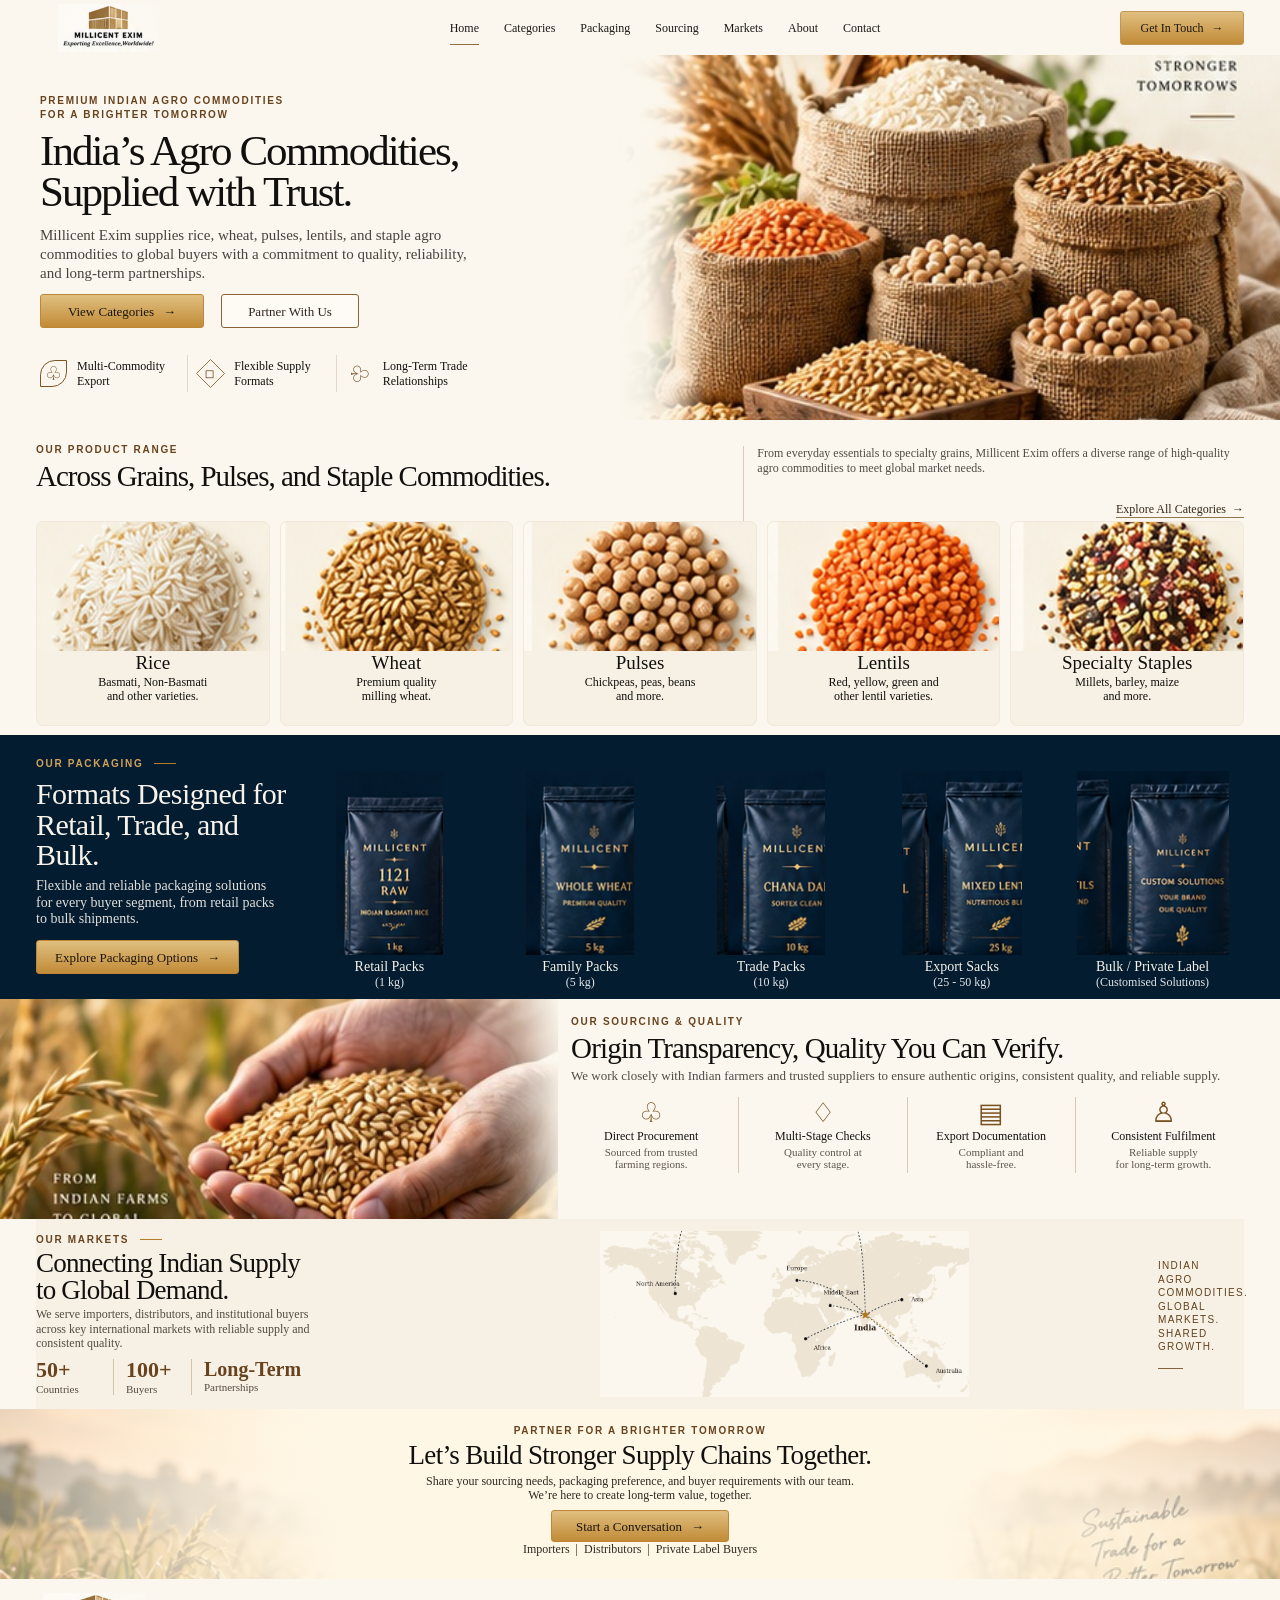
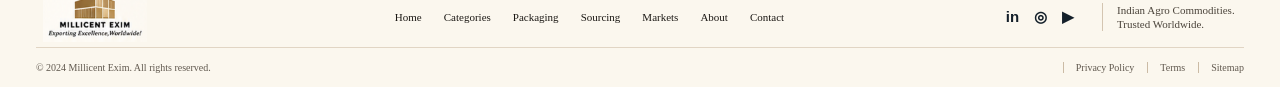
<file: index.html>
<!doctype html>
<html lang="en">
<head>
  <meta charset="utf-8">
  <meta name="viewport" content="width=device-width, initial-scale=1">
  <meta name="theme-color" content="#fbf7ee">
  <meta name="description" content="Millicent Exim supplies premium Indian rice, wheat, pulses, lentils and staple agro commodities to global buyers.">
  <title>Millicent Exim | Indian Agro Commodities</title>
  <link rel="stylesheet" href="assets/styles.css">
  <script src="assets/main.js" defer></script>
</head>
<body>
  <header id="site-header" class="site-header">
    <a class="brand" href="#home" aria-label="Millicent Exim home">
      <img src="assets/logo.png" alt="Millicent Exim — Exporting Excellence, Worldwide!">
    </a>
    <nav class="desktop-nav" aria-label="Primary navigation">
      <a class="is-current" href="#home">Home</a>
      <a href="#categories">Categories</a>
      <a href="#packaging">Packaging</a>
      <a href="#sourcing">Sourcing</a>
      <a href="#markets">Markets</a>
      <a href="#about">About</a>
      <a href="#contact">Contact</a>
    </nav>
    <a class="header-cta" href="#contact">Get In Touch <span aria-hidden="true">→</span></a>
    <button class="menu-toggle" id="mobile-menu" type="button" aria-expanded="false" aria-controls="mobile-nav" aria-label="Open menu">
      <span></span><span></span><span></span>
    </button>
    <nav class="mobile-nav" id="mobile-nav" aria-label="Mobile navigation" hidden>
      <a href="#home">Home</a><a href="#categories">Categories</a><a href="#packaging">Packaging</a>
      <a href="#sourcing">Sourcing</a><a href="#markets">Markets</a><a href="#about">About</a><a href="#contact">Contact</a>
      <a href="#contact">Get In Touch →</a>
    </nav>
  </header>

  <main id="main-content">
    <section class="hero" id="home" aria-labelledby="hero-title">
      <div class="hero-copy">
        <p class="eyebrow">Premium Indian Agro Commodities<br>For a Brighter Tomorrow</p>
        <h1 id="hero-title">India’s Agro Commodities,<br> Supplied with Trust.</h1>
        <p class="hero-description">Millicent Exim supplies rice, wheat, pulses, lentils, and staple agro commodities to global buyers with a commitment to quality, reliability, and long-term partnerships.</p>
        <div class="hero-actions">
          <a class="button button-gold" href="#categories">View Categories <span aria-hidden="true">→</span></a>
          <a class="button button-outline" href="#contact">Partner With Us</a>
        </div>
        <ul class="trust-points" aria-label="Our strengths">
          <li><span class="trust-icon trust-leaf" aria-hidden="true">♧</span><span>Multi-Commodity<br>Export</span></li>
          <li><span class="trust-icon trust-box" aria-hidden="true">◇</span><span>Flexible Supply<br>Formats</span></li>
          <li><span class="trust-icon trust-hand" aria-hidden="true">♧</span><span>Long-Term Trade<br>Relationships</span></li>
        </ul>
      </div>
      <div class="hero-visual">
        <img src="assets/hero.jpg" alt="Sacks of rice, pulses, wheat and other agro commodities">
      </div>
    </section>

    <section class="product-range section-inner" id="categories" aria-labelledby="categories-title">
      <div class="section-heading product-heading">
        <div><p class="eyebrow">Our Product Range</p><h2 id="categories-title">Across Grains, Pulses, and Staple Commodities.</h2></div>
        <p class="section-intro">From everyday essentials to specialty grains, Millicent Exim offers a diverse range of high-quality agro commodities to meet global market needs.</p>
        <a class="text-link category-link" href="#categories">Explore All Categories <span aria-hidden="true">→</span></a>
      </div>
      <div class="product-grid">
        <article class="product-card"><img src="assets/rice.jpg" alt="Rice grains"><h3>Rice</h3><p>Basmati, Non-Basmati<br>and other varieties.</p></article>
        <article class="product-card"><img src="assets/wheat.jpg" alt="Wheat grains"><h3>Wheat</h3><p>Premium quality<br>milling wheat.</p></article>
        <article class="product-card"><img src="assets/pulses.jpg" alt="Pulses"><h3>Pulses</h3><p>Chickpeas, peas, beans<br>and more.</p></article>
        <article class="product-card"><img src="assets/lentils.jpg" alt="Red lentils"><h3>Lentils</h3><p>Red, yellow, green and<br>other lentil varieties.</p></article>
        <article class="product-card"><img src="assets/specialty.jpg" alt="Specialty staple grains"><h3>Specialty Staples</h3><p>Millets, barley, maize<br>and more.</p></article>
      </div>
    </section>

    <section class="packaging" id="packaging" aria-labelledby="packaging-title">
      <div class="packaging-inner">
        <div class="packaging-copy">
          <p class="eyebrow">Our Packaging <span class="eyebrow-rule" aria-hidden="true"></span></p>
          <h2 id="packaging-title">Formats Designed for Retail, Trade, and Bulk.</h2>
          <p>Flexible and reliable packaging solutions for every buyer segment, from retail packs to bulk shipments.</p>
          <a class="button button-gold" href="#contact">Explore Packaging Options <span aria-hidden="true">→</span></a>
        </div>
        <div class="packaging-grid">
          <article class="pack-item"><img src="assets/pack-rice.png" alt="Millicent rice retail pack"><h3>Retail Packs</h3><p>(1 kg)</p></article>
          <article class="pack-item"><img src="assets/pack-wheat.png" alt="Millicent wheat family pack"><h3>Family Packs</h3><p>(5 kg)</p></article>
          <article class="pack-item"><img src="assets/pack-chana.png" alt="Millicent trade pack"><h3>Trade Packs</h3><p>(10 kg)</p></article>
          <article class="pack-item"><img src="assets/pack-lentils.png" alt="Millicent export sack"><h3>Export Sacks</h3><p>(25 - 50 kg)</p></article>
          <article class="pack-item"><img src="assets/pack-private.png" alt="Millicent custom private label packaging"><h3>Bulk / Private Label</h3><p>(Customised Solutions)</p></article>
        </div>
      </div>
    </section>

    <section class="sourcing" id="sourcing" aria-labelledby="sourcing-title">
      <div class="sourcing-visual"><img src="assets/sourcing.jpg" alt="Hands holding grain, from Indian farms to global opportunities"></div>
      <div class="sourcing-content">
        <p class="eyebrow">Our Sourcing &amp; Quality</p>
        <h2 id="sourcing-title">Origin Transparency, Quality You Can Verify.</h2>
        <p class="sourcing-intro">We work closely with Indian farmers and trusted suppliers to ensure authentic origins, consistent quality, and reliable supply.</p>
        <ul class="quality-grid">
          <li><span class="quality-icon" aria-hidden="true">♧</span><strong>Direct Procurement</strong><span>Sourced from trusted<br>farming regions.</span></li>
          <li><span class="quality-icon" aria-hidden="true">♢</span><strong>Multi-Stage Checks</strong><span>Quality control at<br>every stage.</span></li>
          <li><span class="quality-icon" aria-hidden="true">▤</span><strong>Export Documentation</strong><span>Compliant and<br>hassle-free.</span></li>
          <li><span class="quality-icon people-icon" aria-hidden="true">♙</span><strong>Consistent Fulfilment</strong><span>Reliable supply<br>for long-term growth.</span></li>
        </ul>
      </div>
    </section>

    <section class="markets section-inner" id="markets" aria-labelledby="markets-title">
      <div class="markets-copy">
        <p class="eyebrow">Our Markets <span class="eyebrow-rule" aria-hidden="true"></span></p>
        <h2 id="markets-title">Connecting Indian Supply to Global Demand.</h2>
        <p>We serve importers, distributors, and institutional buyers across key international markets with reliable supply and consistent quality.</p>
        <ul class="market-stats">
          <li><strong>50+</strong><span>Countries</span></li>
          <li><strong>100+</strong><span>Buyers</span></li>
          <li><strong>Long-Term</strong><span>Partnerships</span></li>
        </ul>
      </div>
      <img class="market-map" src="assets/market-map-corrected.png" alt="World map showing trade routes from India to North America, Europe, the Middle East, Africa, Asia and Australia">
      <p class="market-note">Indian<br>Agro Commodities.<br>Global Markets.<br>Shared Growth.<span class="note-rule" aria-hidden="true"></span></p>
    </section>

    <section class="final-cta" id="contact" aria-labelledby="contact-title">
      <div class="cta-inner">
        <p class="eyebrow">Partner for a Brighter Tomorrow</p>
        <h2 id="contact-title">Let’s Build Stronger Supply Chains Together.</h2>
        <p>Share your sourcing needs, packaging preference, and buyer requirements with our team.<br>We’re here to create long-term value, together.</p>
        <a class="button button-gold" href="mailto:sales@millicentexim.com">Start a Conversation <span aria-hidden="true">→</span></a>
        <p class="audience">Importers&nbsp; | &nbsp;Distributors&nbsp; | &nbsp;Private Label Buyers</p>
      </div>
    </section>
  </main>

  <footer id="site-footer" class="site-footer">
    <div class="footer-main">
      <a class="footer-brand" href="#home" aria-label="Millicent Exim home"><img src="assets/logo.png" alt="Millicent Exim — Exporting Excellence, Worldwide!"></a>
      <nav class="footer-nav" aria-label="Footer navigation">
        <a href="#home">Home</a><a href="#categories">Categories</a><a href="#packaging">Packaging</a>
        <a href="#sourcing">Sourcing</a><a href="#markets">Markets</a><a href="#about">About</a><a href="#contact">Contact</a>
      </nav>
      <div class="social-marks" aria-label="Social media"><span aria-hidden="true">in</span><span aria-hidden="true">◎</span><span aria-hidden="true">▶</span></div>
      <p class="footer-tagline">Indian Agro Commodities.<br>Trusted Worldwide.</p>
    </div>
    <div class="footer-bottom">
      <p id="about">© 2024 Millicent Exim. All rights reserved.</p>
      <nav aria-label="Legal navigation"><a href="#about">Privacy Policy</a><a href="#about">Terms</a><a href="#site-footer">Sitemap</a></nav>
    </div>
  </footer>
</body>
</html>
</file>
<file: assets/styles.css>
:root {
  color-scheme: light;
  --ivory: #fbf7ee;
  --ivory-deep: #f7f0e4;
  --ink: #11100e;
  --muted: #50483f;
  --brown: #704820;
  --gold: #b57d28;
  --gold-soft: #d4ae68;
  --navy: #041c30;
  --line: #d9cbbb;
  --content: min(100% - 72px, 1360px);
  font-family: Georgia, "Times New Roman", serif;
  background: var(--ivory);
  color: var(--ink);
}

* { box-sizing: border-box; }
html { min-width: 320px; scroll-behavior: smooth; background: var(--ivory); }
body { min-width: 320px; margin: 0; background: var(--ivory); color: var(--ink); }
img { display: block; max-width: 100%; }
a { color: inherit; }
button { color: inherit; font: inherit; }
section[id], footer[id], .footer-bottom p[id] { scroll-margin-top: 12px; }
a:focus-visible, button:focus-visible { outline: 2px solid #80551f; outline-offset: 3px; }
.section-inner { width: var(--content); margin-inline: auto; }
.eyebrow { margin: 0; color: #68431f; font: 600 10px/1.4 Arial, Helvetica, sans-serif; letter-spacing: .17em; text-transform: uppercase; }
.eyebrow-rule { display: inline-block; width: 22px; height: 1px; margin: 0 0 3px 6px; background: var(--gold); }
h1, h2, h3, p { margin-top: 0; }
h1, h2, h3 { font-family: Georgia, "Times New Roman", serif; font-weight: 400; }
.button { min-height: 34px; display: inline-flex; align-items: center; justify-content: center; gap: 9px; padding: 0 18px; border: 1px solid #896336; border-radius: 3px; font-size: 13px; line-height: 1; text-decoration: none; white-space: nowrap; }
.button-gold { color: #1b140c; background: linear-gradient(180deg, #e0bf80, #c18b37); border-color: #bd8735; }
.button-outline { color: #30271e; background: rgba(255, 252, 246, .82); }
.text-link { display: inline-flex; align-items: center; gap: 6px; border-bottom: 1px solid #92764e; color: #342819; font-size: 12px; text-decoration: none; }

.site-header {
  position: relative;
  z-index: 5;
  display: grid;
  grid-template-columns: 174px minmax(0, 1fr) 124px;
  align-items: center;
  gap: 14px;
  min-height: 55px;
  padding: 4px 36px 3px;
  background: var(--ivory);
}
.brand { display: block; width: 145px; }
.brand img { width: 100%; height: 48px; object-fit: contain; }
.desktop-nav { display: flex; align-items: center; justify-content: center; gap: clamp(14px, 2.25vw, 25px); min-width: 0; }
.desktop-nav a, .footer-nav a { position: relative; color: #1c1915; font-size: 12px; text-decoration: none; white-space: nowrap; }
.desktop-nav a::after, .footer-nav a::after { position: absolute; right: 0; bottom: -9px; left: 0; height: 1px; background: #92703e; content: ""; transform: scaleX(0); transform-origin: left; transition: transform .18s ease; }
.desktop-nav a:hover::after, .desktop-nav a.is-current::after, .footer-nav a:hover::after { transform: scaleX(1); }
.header-cta { display: inline-flex; min-height: 34px; align-items: center; justify-content: center; gap: 8px; padding-inline: 12px; border: 1px solid #c19657; border-radius: 3px; background: linear-gradient(180deg, #e0bf80, #c18b37); color: #1d160c; font-size: 12px; text-decoration: none; white-space: nowrap; }
.menu-toggle, .mobile-nav { display: none; }

.hero { position: relative; display: grid; min-height: 365px; grid-template-columns: 47% 53%; overflow: hidden; background: var(--ivory); }
.hero-copy { position: relative; z-index: 2; padding: 39px 0 0 40px; }
.hero-copy .eyebrow { margin-bottom: 8px; }
.hero h1 { max-width: 490px; margin: 0; font-size: clamp(34px, 4.25vw, 43px); line-height: .96; letter-spacing: -.045em; }
.hero-description { max-width: 430px; margin: 13px 0 11px; color: #49433d; font-size: 15px; line-height: 1.28; }
.hero-actions { display: flex; gap: 17px; }
.hero-actions .button { min-width: 164px; }
.hero-actions .button-outline { min-width: 138px; }
.trust-points { display: grid; max-width: 445px; grid-template-columns: 1fr 1fr 1fr; margin: 27px 0 0; padding: 0; list-style: none; }
.trust-points li { display: flex; min-height: 37px; align-items: center; gap: 10px; padding: 0 9px; border-right: 1px solid #e2d8ca; font-size: 12px; line-height: 1.2; }
.trust-points li:first-child { padding-left: 0; }
.trust-points li:last-child { border-right: 0; }
.trust-icon { display: inline-grid; width: 27px; height: 27px; flex: 0 0 27px; place-items: center; border: 1px solid #80551f; color: #704820; font-family: Georgia, serif; font-size: 19px; line-height: 1; }
.trust-leaf { border-radius: 55% 0 55% 0; }
.trust-box { transform: rotate(45deg) scale(.76); }
.trust-hand { border: 0; font-size: 24px; transform: rotate(90deg); }
.hero-visual { position: absolute; inset: 0 0 0 44%; overflow: hidden; }
.hero-visual::after { position: absolute; inset: 0 auto 0 0; width: 20%; background: linear-gradient(90deg, var(--ivory) 0 38%, rgba(251, 247, 238, .94) 58%, rgba(251, 247, 238, .72) 76%, transparent); content: ""; }
.hero-visual img { width: 100%; height: 100%; object-fit: cover; object-position: right center; }

.product-range { position: relative; min-height: 300px; padding-top: 23px; padding-bottom: 9px; }
.section-heading { display: grid; grid-template-columns: minmax(0, 1.25fr) minmax(240px, .9fr); gap: 12px; }
.product-heading { position: relative; min-height: 78px; }
.product-heading .eyebrow { margin-bottom: 4px; }
.product-heading h2 { max-width: 525px; margin: 0; font-size: clamp(22px, 2.8vw, 29px); line-height: 1.08; letter-spacing: -.035em; white-space: nowrap; }
.section-intro { margin: 3px 0 0; padding-left: 13px; border-left: 1px solid var(--line); color: #514b44; font-size: 12px; line-height: 1.25; }
.category-link { position: absolute; right: 0; bottom: 3px; }
.product-grid { display: grid; grid-template-columns: repeat(5, minmax(0, 1fr)); gap: 10px; }
.product-card { min-width: 0; min-height: 205px; overflow: hidden; border: 1px solid #f1e8d9; border-radius: 7px; background: #f7f0e4; text-align: center; }
.product-card img { width: 100%; height: 129px; object-fit: cover; }
.product-card h3 { margin: 1px 4px 1px; font-size: 19px; line-height: 1.12; }
.product-card p { margin: 3px 3px 8px; font-size: 12px; line-height: 1.12; }

.packaging { min-height: 264px; color: #f7f3e9; background: var(--navy); }
.packaging-inner { display: grid; width: var(--content); min-height: 264px; grid-template-columns: 250px minmax(0, 1fr); gap: 12px; align-items: center; margin-inline: auto; padding-block: 13px 8px; }
.packaging-copy { align-self: start; padding-top: 9px; }
.packaging-copy .eyebrow { margin-bottom: 8px; color: #d1a25b; }
.packaging-copy h2 { max-width: 250px; margin: 0 0 7px; color: #f8f3ea; font-size: 30px; line-height: 1.02; letter-spacing: -.02em; }
.packaging-copy > p:not(.eyebrow) { max-width: 245px; margin: 0 0 12px; color: #e2dfdb; font-size: 14px; line-height: 1.2; }
.packaging-copy .button { min-height: 34px; }
.packaging-grid { display: grid; height: 240px; grid-template-columns: repeat(5, minmax(0, 1fr)); gap: 8px; align-items: end; }
.pack-item { min-width: 0; color: #f7f3e9; text-align: center; }
.pack-item img { width: 100%; height: 184px; object-fit: contain; object-position: center bottom; }
.pack-item h3 { margin: 5px 0 0; font-size: 14px; line-height: 1.05; }
.pack-item p { margin: 2px 0 0; color: #e1e5e8; font-size: 12px; line-height: 1.1; }

.sourcing { display: grid; min-height: 220px; grid-template-columns: 43.6% minmax(0, 1fr); overflow: hidden; background: var(--ivory); }
.sourcing-visual { min-width: 0; height: 220px; overflow: hidden; }
.sourcing-visual img { width: 100%; height: 100%; object-fit: cover; object-position: center; }
.sourcing-content { min-width: 0; padding: 16px 36px 10px 13px; }
.sourcing-content .eyebrow { margin-bottom: 4px; }
.sourcing-content h2 { margin: 0 0 5px; font-size: clamp(24px, 3vw, 29px); line-height: 1.05; letter-spacing: -.03em; white-space: nowrap; }
.sourcing-intro { margin: 0 0 13px; color: #514b44; font-size: 13px; line-height: 1.2; }
.quality-grid { display: grid; grid-template-columns: repeat(4, minmax(0, 1fr)); margin: 0; padding: 0; list-style: none; }
.quality-grid li { display: flex; min-width: 0; min-height: 76px; flex-direction: column; align-items: center; padding: 0 7px; border-right: 1px solid #d8c9b5; text-align: center; }
.quality-grid li:first-child { padding-left: 0; }
.quality-grid li:last-child { padding-right: 0; border-right: 0; }
.quality-icon { display: grid; height: 32px; place-items: center; color: #79501f; font-family: Georgia, serif; font-size: 27px; line-height: 1; }
.quality-grid strong { margin-bottom: 2px; font-size: 12px; font-weight: 400; white-space: nowrap; }
.quality-grid li > span:last-child { color: #5d554c; font-size: 11px; line-height: 1.12; }
.people-icon { font-size: 28px; }

.markets { display: grid; min-height: 188px; grid-template-columns: minmax(245px, 31%) minmax(0, 1fr) 86px; gap: 12px; align-items: center; padding-block: 12px; background: var(--ivory-deep); }
.markets-copy { align-self: center; }
.markets-copy .eyebrow { margin-bottom: 3px; }
.markets-copy h2 { max-width: 285px; margin: 0 0 4px; font-size: 27px; line-height: .98; letter-spacing: -.03em; }
.markets-copy > p:not(.eyebrow) { max-width: 290px; margin: 0; color: #514b44; font-size: 12px; line-height: 1.2; }
.market-stats { display: flex; margin: 8px 0 0; padding: 0; list-style: none; }
.market-stats li { display: flex; min-width: 78px; flex-direction: column; padding: 0 12px; border-right: 1px solid #d2c3ae; }
.market-stats li:first-child { padding-left: 0; }
.market-stats li:last-child { min-width: 103px; border: 0; }
.market-stats strong { color: #68431f; font-size: 22px; line-height: 1; white-space: nowrap; }
.market-stats li:last-child strong { font-size: 20px; }
.market-stats span { margin-top: 2px; color: #544b41; font-size: 11px; }
.market-map { width: 100%; max-height: 166px; object-fit: contain; }
.market-note { margin: 0; color: #60431f; font: 10px/1.35 Arial, Helvetica, sans-serif; letter-spacing: .13em; text-transform: uppercase; }
.note-rule { display: block; width: 25px; height: 1px; margin-top: 14px; background: #86633c; }

.final-cta { position: relative; display: grid; min-height: 170px; place-items: center; overflow: hidden; background: #eee2c7 url("cta.jpg") center 53% / cover no-repeat; text-align: center; }
.final-cta::before { position: absolute; inset: 0; background: linear-gradient(90deg, rgba(255, 247, 230, .45), #fff7e6 27%, #fff7e6 73%, rgba(255, 247, 230, .45)); content: ""; }
.cta-inner { position: relative; z-index: 1; width: min(100% - 32px, 760px); padding-block: 14px; }
.cta-inner .eyebrow { margin-bottom: 3px; }
.cta-inner h2 { margin: 0 0 4px; font-size: 27px; line-height: 1.05; letter-spacing: -.025em; }
.cta-inner > p:not(.eyebrow) { margin: 0 auto 7px; color: #302820; font-size: 12px; line-height: 1.23; }
.cta-inner .button { min-width: 178px; min-height: 32px; }
.cta-inner .audience { margin: 5px 0 0; font-size: 12px; }

.site-footer { padding: 8px 36px 0; background: var(--ivory); }
.footer-main { display: grid; min-height: 61px; grid-template-columns: 150px minmax(0, 1fr) 94px 142px; gap: 15px; align-items: center; border-bottom: 1px solid #e1d5c4; }
.footer-brand { width: 118px; }
.footer-brand img { width: 100%; height: 49px; object-fit: contain; }
.footer-nav { display: flex; justify-content: center; gap: clamp(11px, 1.9vw, 22px); }
.footer-nav a { font-size: 11px; }
.social-marks { display: flex; justify-content: center; gap: 15px; color: #14202a; font-family: Arial, Helvetica, sans-serif; font-size: 15px; font-weight: 700; }
.footer-tagline { margin: 0; padding-left: 14px; border-left: 1px solid #d4c5b1; color: #4b443b; font-size: 11px; line-height: 1.3; }
.footer-bottom { display: flex; min-height: 39px; align-items: center; justify-content: space-between; color: #61594f; }
.footer-bottom p, .footer-bottom nav { margin: 0; font-size: 10px; }
.footer-bottom nav { display: flex; gap: 13px; }
.footer-bottom nav a { padding-left: 12px; border-left: 1px solid #cbbba5; color: inherit; text-decoration: none; }

@media (min-width: 761px) and (max-width: 920px) {
  :root { --content: calc(100% - 48px); }
  .site-header { grid-template-columns: 130px minmax(0, 1fr) 106px; gap: 7px; padding-inline: 24px; }
  .brand { width: 126px; }
  .desktop-nav { gap: clamp(7px, 1.5vw, 13px); }
  .desktop-nav a { font-size: 10px; }
  .header-cta { min-height: 32px; padding-inline: 8px; font-size: 10px; }
  .hero-copy { padding-left: 28px; }
  .hero h1 { font-size: clamp(32px, 4.5vw, 40px); }
  .trust-points li { gap: 5px; padding-inline: 5px; font-size: 10px; }
  .packaging-inner { grid-template-columns: 205px minmax(0, 1fr); gap: 8px; }
  .packaging-copy h2 { font-size: 27px; }
  .packaging-copy > p:not(.eyebrow) { font-size: 13px; }
  .pack-item h3 { font-size: 12px; }
  .pack-item p { font-size: 10px; }
  .sourcing-content { padding-right: 24px; }
  .sourcing-content h2 { font-size: 23px; }
  .quality-grid li { padding-inline: 4px; }
  .quality-grid strong { font-size: 10px; }
  .quality-grid li > span:last-child { font-size: 10px; }
  .markets { grid-template-columns: minmax(220px, 32%) minmax(0, 1fr) 72px; gap: 8px; }
  .markets-copy h2 { font-size: 24px; }
  .market-stats li { min-width: 66px; padding-inline: 8px; }
  .market-stats li:last-child { min-width: 90px; }
  .market-stats strong, .market-stats li:last-child strong { font-size: 18px; }
  .footer-main { grid-template-columns: 115px minmax(0, 1fr) 68px 120px; gap: 8px; }
  .footer-nav { gap: 10px; }
  .footer-nav a { font-size: 9px; }
  .social-marks { gap: 9px; }
  .footer-tagline { padding-left: 8px; font-size: 10px; }
}

@media (max-width: 760px) {
  :root { --content: calc(100% - 32px); }
  html { scroll-padding-top: 74px; }
  .site-header { position: sticky; top: 0; display: flex; min-height: 68px; justify-content: space-between; padding: 6px 16px; border-bottom: 1px solid rgba(217, 203, 187, .8); background: rgba(251, 247, 238, .97); }
  .brand { width: 144px; }
  .brand img { height: 52px; }
  .desktop-nav, .header-cta { display: none; }
  .menu-toggle { display: flex; width: 44px; height: 44px; flex-direction: column; align-items: center; justify-content: center; gap: 5px; border: 1px solid #cbb99e; border-radius: 4px; background: #fffaf0; cursor: pointer; }
  .menu-toggle span { width: 20px; height: 1px; background: #211b15; transition: transform .18s ease, opacity .18s ease; }
  .menu-toggle[aria-expanded="true"] span:first-child { transform: translateY(6px) rotate(45deg); }
  .menu-toggle[aria-expanded="true"] span:nth-child(2) { opacity: 0; }
  .menu-toggle[aria-expanded="true"] span:last-child { transform: translateY(-6px) rotate(-45deg); }
  .mobile-nav:not([hidden]) { position: absolute; top: calc(100% + 1px); right: 12px; left: 12px; display: grid; padding: 7px 13px; border: 1px solid var(--line); background: #fffaf0; box-shadow: 0 12px 28px rgba(38, 28, 18, .12); }
  .mobile-nav a { padding: 12px 4px; border-bottom: 1px solid #eee2d2; font-size: 16px; text-decoration: none; }
  .mobile-nav a:last-child { border-bottom: 0; }
  .hero { display: flex; min-height: 0; flex-direction: column; }
  .hero-copy { padding: 30px 16px 0; }
  .hero .eyebrow { margin-bottom: 11px; }
  .hero h1 { max-width: 580px; font-size: clamp(39px, 10vw, 54px); line-height: 1.01; }
  .hero h1 br { display: none; }
  .hero-description { max-width: 560px; margin-block: 14px 0; font-size: 16px; line-height: 1.45; }
  .hero-actions { display: grid; grid-template-columns: 1fr 1fr; gap: 10px; margin-top: 19px; }
  .hero-actions .button, .hero-actions .button-outline { min-width: 0; min-height: 48px; padding-inline: 10px; font-size: 15px; }
  .trust-points { max-width: none; margin-top: 18px; }
  .trust-points li { min-height: 45px; gap: 7px; padding-inline: 7px; font-size: 11px; }
  .trust-icon { width: 24px; height: 24px; flex-basis: 24px; }
  .hero-visual { position: relative; inset: auto; width: 100%; height: auto; margin-top: 18px; overflow: hidden; }
  .hero-visual::after { display: none; }
  .hero-visual img { width: 100%; height: auto; aspect-ratio: 1.28 / 1; object-fit: cover; object-position: right center; transform: scaleX(1.12); transform-origin: right center; }

  .product-range { min-height: 0; padding-block: 37px 32px; }
  .section-heading { display: block; }
  .product-heading { min-height: 0; }
  .product-heading .eyebrow { margin-bottom: 7px; }
  .product-heading h2 { max-width: 600px; font-size: clamp(31px, 8.2vw, 43px); line-height: 1.04; white-space: normal; }
  .section-intro { margin-top: 12px; padding-left: 10px; font-size: 15px; line-height: 1.4; }
  .category-link { position: static; margin-top: 12px; font-size: 14px; }
  .product-grid { grid-template-columns: 1fr; gap: 12px; margin-top: 20px; }
  .product-card { display: grid; min-height: 112px; grid-template-columns: 120px 1fr; grid-template-rows: auto auto; align-items: center; border-radius: 4px; text-align: left; }
  .product-card img { width: 120px; height: 112px; grid-row: 1 / span 2; object-fit: cover; }
  .product-card h3 { align-self: end; margin: 0 12px 0; font-size: 22px; }
  .product-card p { align-self: start; margin: 3px 12px 0; font-size: 14px; line-height: 1.25; }

  .packaging { min-height: 0; padding-block: 38px 24px; }
  .packaging-inner { display: block; width: 100%; min-height: 0; padding: 0; }
  .packaging-copy { padding: 0 16px; }
  .packaging-copy .eyebrow { margin-bottom: 8px; }
  .packaging-copy h2 { max-width: 580px; font-size: clamp(32px, 8.5vw, 44px); line-height: 1.04; }
  .packaging-copy > p:not(.eyebrow) { max-width: 540px; margin-block: 12px 0; font-size: 16px; line-height: 1.4; }
  .packaging-copy .button { min-height: 48px; margin-top: 18px; font-size: 15px; }
  .packaging-grid { display: flex; height: auto; gap: 14px; overflow-x: auto; margin-top: 23px; padding: 0 16px 10px; scroll-snap-type: x mandatory; -webkit-overflow-scrolling: touch; }
  .pack-item { min-width: 166px; scroll-snap-align: start; }
  .pack-item img { height: 218px; }
  .pack-item h3 { margin-top: 7px; font-size: 16px; }
  .pack-item p { font-size: 13px; }

  .sourcing { display: block; min-height: 0; padding-bottom: 34px; }
  .sourcing-visual { width: 100%; height: auto; aspect-ratio: 1.84 / 1; }
  .sourcing-visual img { height: 100%; object-fit: cover; }
  .sourcing-content { padding: 27px 16px 0; }
  .sourcing-content .eyebrow { margin-bottom: 7px; }
  .sourcing-content h2 { font-size: clamp(31px, 8.2vw, 43px); line-height: 1.04; white-space: normal; }
  .sourcing-intro { margin-block: 12px 0; font-size: 16px; line-height: 1.4; }
  .quality-grid { grid-template-columns: 1fr 1fr; margin-top: 18px; border-top: 1px solid var(--line); }
  .quality-grid li { min-height: 122px; justify-content: center; padding: 12px 6px; border-right: 1px solid #d8c9b5; border-bottom: 1px solid #d8c9b5; }
  .quality-grid li:nth-child(2) { border-right: 0; }
  .quality-grid li:nth-child(3) { border-bottom: 0; }
  .quality-grid li:last-child { border-right: 0; border-bottom: 0; }
  .quality-icon { height: 34px; }
  .quality-grid strong { font-size: 14px; white-space: normal; }
  .quality-grid li > span:last-child { font-size: 13px; }

  .markets { display: flex; min-height: 0; flex-direction: column; align-items: stretch; gap: 15px; padding-block: 35px 28px; }
  .markets-copy .eyebrow { margin-bottom: 7px; }
  .markets-copy h2 { max-width: 610px; font-size: clamp(31px, 8.2vw, 43px); line-height: 1.03; }
  .markets-copy > p:not(.eyebrow) { max-width: 570px; margin-top: 11px; font-size: 15px; line-height: 1.4; }
  .market-stats { margin-top: 18px; }
  .market-stats li { flex: 1; min-width: 0; padding-inline: 12px; }
  .market-stats li:first-child { padding-left: 0; }
  .market-stats li:last-child { min-width: 0; }
  .market-stats strong, .market-stats li:last-child strong { font-size: 20px; }
  .market-stats span { font-size: 13px; }
  .market-map { width: calc(100% + 8px); max-height: none; margin-inline: -4px; }
  .market-note { font-size: 11px; }
  .note-rule { margin-top: 7px; }

  .final-cta { min-height: 0; padding-block: 34px; background-position: center; }
  .cta-inner { width: calc(100% - 32px); padding-block: 0; }
  .cta-inner h2 { font-size: clamp(30px, 8vw, 41px); line-height: 1.05; }
  .cta-inner > p:not(.eyebrow) { max-width: 560px; margin-block: 11px 15px; font-size: 15px; line-height: 1.4; }
  .cta-inner > p:not(.eyebrow) br { display: none; }
  .cta-inner .button { min-width: 210px; min-height: 48px; font-size: 15px; }
  .cta-inner .audience { margin-top: 12px; font-size: 13px; }

  .site-footer { padding: 24px 16px 12px; }
  .footer-main { display: flex; min-height: 0; flex-direction: column; gap: 16px; padding-bottom: 20px; }
  .footer-brand { width: 150px; }
  .footer-brand img { height: 58px; }
  .footer-nav { flex-wrap: wrap; justify-content: center; gap: 12px 18px; }
  .footer-nav a { font-size: 13px; }
  .social-marks { font-size: 17px; }
  .footer-tagline { padding: 0; border: 0; text-align: center; font-size: 12px; }
  .footer-bottom { min-height: 0; flex-direction: column; gap: 12px; padding-top: 12px; }
  .footer-bottom p, .footer-bottom nav { font-size: 11px; }
  .footer-bottom nav { gap: 9px; }
  .footer-bottom nav a { padding-left: 9px; }
}

@media (prefers-reduced-motion: reduce) {
  html { scroll-behavior: auto; }
  *, *::before, *::after { transition-duration: .01ms !important; }
}
</file>
